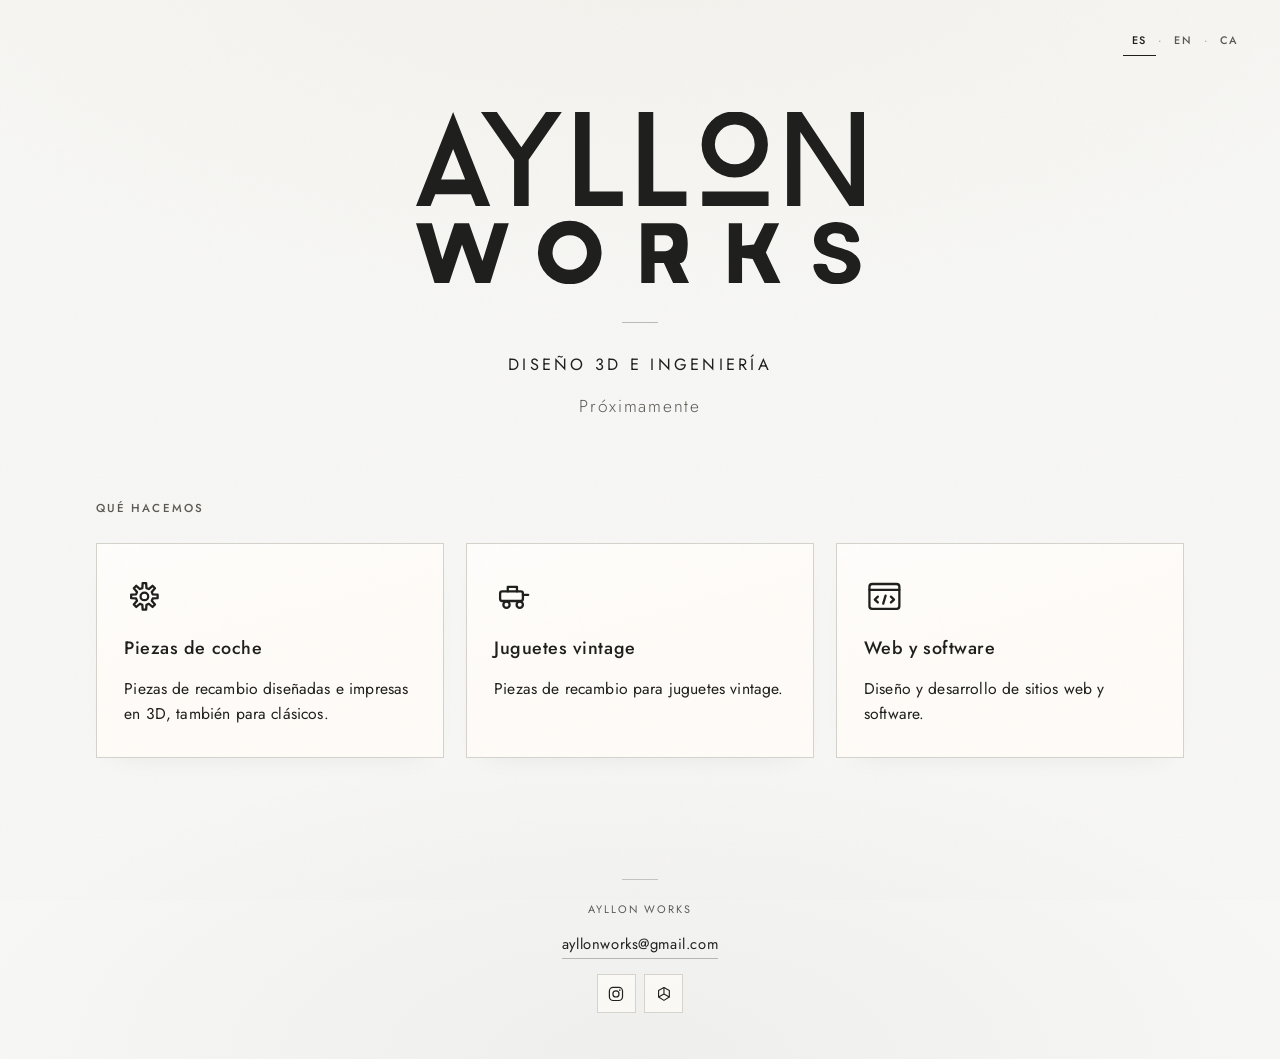
<file: index.html>
<!DOCTYPE html>
<html lang="es">
  <head>
    <meta charset="utf-8">
    <meta name="viewport" content="width=device-width, initial-scale=1">
    <title>Ayllon Works</title>
    <meta name="description" content="Ayllon Works — Diseño 3D e ingeniería, diseño web y software. Piezas de coche impresas en 3D, recambios para juguetes vintage. Próximamente.">
    <meta name="theme-color" content="#F7F7F5" media="(prefers-color-scheme: light)">
    <meta name="theme-color" content="#141413" media="(prefers-color-scheme: dark)">
    <meta name="color-scheme" content="light dark">
    <link rel="canonical" href="https://markjustfront.github.io/ayllon-works/">
    <link rel="icon" href="favicon.svg" type="image/svg+xml">
    <link rel="icon" href="favicon.ico" sizes="any">
    <link rel="apple-touch-icon" href="apple-touch-icon.png">
    <link rel="manifest" href="manifest.webmanifest">
    <meta property="og:type" content="website">
    <meta property="og:site_name" content="Ayllon Works">
    <meta property="og:title" content="Ayllon Works">
    <meta property="og:description" content="Diseño 3D e ingeniería, diseño web y software. Próximamente.">
    <meta property="og:url" content="https://markjustfront.github.io/ayllon-works/">
    <meta property="og:image" content="https://markjustfront.github.io/ayllon-works/img/og.png">
    <meta property="og:image:width" content="1200">
    <meta property="og:image:height" content="630">
    <meta property="og:locale" content="es_ES">
    <meta property="og:locale:alternate" content="en_GB">
    <meta property="og:locale:alternate" content="ca_ES">
    <meta name="twitter:card" content="summary_large_image">
    <meta name="twitter:title" content="Ayllon Works">
    <meta name="twitter:description" content="Diseño 3D e ingeniería, diseño web y software. Próximamente.">
    <meta name="twitter:image" content="https://markjustfront.github.io/ayllon-works/img/og.png">
    <script type="application/ld+json">
      {
        "@context": "https://schema.org",
        "@type": "Organization",
        "name": "Ayllon Works",
        "url": "https://markjustfront.github.io/ayllon-works/",
        "email": "ayllonworks@gmail.com",
        "sameAs": [
          "https://www.instagram.com/ayllonworks/",
          "https://cults3d.com/en/users/bernycorrado/3d-models"
        ]
      }
    </script>
    <link rel="stylesheet" href="css/styles.css">
    <script>
      /* Decide the loader (and optional theme/freeze) before the first paint.
         LOADER_POLICY must stay in sync with js/main.js:
         "session" = full intro once per browser session, short on later reloads;
         "always"  = full intro on every reload. */
      (function () {
        try {
          var LOADER_POLICY = "session";
          /* Set true to show the "We also run" section. Keep in sync with js/main.js. */
          var SHOW_PROJECTS = false;
          var q = location.search;
          var html = document.documentElement;
          html.classList.add("js");
          if (SHOW_PROJECTS) {
            document.documentElement.setAttribute("data-show-projects", "1");
          }
          var theme = /(?:\?|&)theme=(dark|light)(?:&|$)/.exec(q);
          if (theme) html.setAttribute("data-theme", theme[1]);
          if (/(?:\?|&)shot=1(?:&|$)/.test(q)) html.setAttribute("data-shot", "1");
          var short = /(?:\?|&)loader=short(?:&|$)/.test(q);
          if (short) html.classList.add("loader-short");
          var freeze = /(?:\?|&)freeze=([0-9]*\.?[0-9]+)(?:&|$)/.exec(q);
          if (freeze) {
            html.classList.add("is-loading");
            html.setAttribute("data-freeze", freeze[1]);
            html.style.setProperty("--freeze", "-" + freeze[1] + "s");
            return;
          }
          var reduce = window.matchMedia("(prefers-reduced-motion: reduce)").matches;
          var seen = sessionStorage.getItem("ayllon-works-loader") === "1";
          var force = /(?:\?|&)loader=1(?:&|$)/.test(q);
          var skip = /(?:\?|&)loader=0(?:&|$)/.test(q);
          if (skip || reduce) return;
          if (force) {
            html.classList.add("is-loading");
          } else if (short || (LOADER_POLICY === "session" && seen)) {
            html.classList.add("is-loading", "loader-short");
          } else {
            html.classList.add("is-loading");
          }
        } catch (e) {}
      })();
    </script>
  </head>
  <body>
    <div id="loader" class="loader" aria-hidden="true">
      <svg class="loader-mark" xmlns="http://www.w3.org/2000/svg" viewBox="287 177 70 91" fill="none" role="img" aria-hidden="true" focusable="false">
      <circle class="mark-o" cx="321.5" cy="211.5" r="20" fill="none" stroke="currentColor" stroke-width="10"/>
      <rect class="mark-bar" x="297" y="247" width="50" height="11" fill="currentColor"/>
    </svg>
    </div>

    <a class="skip-link" href="#contenido">
      <span data-i18n><span lang="es">Saltar al contenido</span><span lang="en">Skip to content</span><span lang="ca">Salta al contingut</span></span>
    </a>

    <header class="top">
      <nav class="lang" aria-label="Idioma" data-aria-es="Idioma" data-aria-en="Language" data-aria-ca="Idioma">
        <button type="button" data-lang="es" aria-pressed="true" lang="es">ES</button>
        <span class="sep" aria-hidden="true">·</span>
        <button type="button" data-lang="en" aria-pressed="false" lang="en">EN</button>
        <span class="sep" aria-hidden="true">·</span>
        <button type="button" data-lang="ca" aria-pressed="false" lang="ca">CA</button>
      </nav>
    </header>

    <main id="contenido" class="page">
      <div class="hero">
        <div class="brand">
          <svg xmlns="http://www.w3.org/2000/svg" class="logo-svg" viewBox="81 187 338 130" fill="none" role="img" aria-labelledby="logo-title" focusable="false">
    <title id="logo-title">Ayllon Works</title>
    <path fill-rule="evenodd" fill="currentColor" d="M109.00,187.00L137.00,258.00L126.00,258.00L122.45,249.00L95.55,249.00L92.00,258.00L81.00,258.00zM109.00,214.89L118.11,238.00L99.89,238.00z"/>
    <path fill-rule="nonzero" fill="currentColor" d="M130.00,187.00L142.00,187.00L160.50,213.60L179.00,187.00L191.00,187.00L166.00,223.00L166.00,258.00L155.00,258.00L155.00,223.00z"/>
    <path fill-rule="nonzero" fill="currentColor" d="M201.00,187.00h11.00V247.00H237.00V258.00H201.00z"/>
    <path fill-rule="nonzero" fill="currentColor" d="M249.00,187.00h11.00V247.00H285.00V258.00H249.00z"/>
    <path fill-rule="evenodd" fill="currentColor" d="M321.50,186.50A25.00,25.00 0 1 1 321.50,236.50A25.00,25.00 0 1 1 321.50,186.50zM321.50,196.50A15.00,15.00 0 1 0 321.50,226.50A15.00,15.00 0 1 0 321.50,196.50z M297.00,247.00h50.00v11.00h-50.00z"/>
    <path fill-rule="nonzero" fill="currentColor" d="M361.00,187.00L372.00,187.00L409.00,242.89L409.00,187.00L419.00,187.00L419.00,258.00L408.00,258.00L371.00,202.11L371.00,258.00L361.00,258.00Z"/>
    <path fill-rule="nonzero" fill="currentColor" d="M81.00,271.00L93.00,271.00L100.89,298.32L110.00,271.00L121.00,271.00L131.13,299.50L140.00,271.00L151.00,271.00L137.00,316.00L126.00,316.00L115.68,286.97L106.00,316.00L95.00,316.00Z"/>
    <path fill-rule="evenodd" fill="currentColor" d="M197.00,269.00A24.00,24.00 0 1 1 197.00,317.00A24.00,24.00 0 1 1 197.00,269.00zM197.00,280.00A13.00,13.00 0 1 0 197.00,306.00A13.00,13.00 0 1 0 197.00,280.00z"/>
    <path fill-rule="evenodd" fill="currentColor" d="M251.00,271.00H275.00C282.50,271.00 286.00,276.00 286.00,286.00C286.00,294.00 284.50,301.00 280.00,301.00L287.00,316.00L275.00,316.00L268.00,301.00H261.00V316.00H251.00ZM261.00,280.00H269.00A6.00,6.00 0 0 1 269.00,292.00H261.00Z"/>
    <path fill-rule="nonzero" fill="currentColor" d="M317.00,271.00L327.00,271.00L327.00,288.00L336.00,287.00L344.00,271.00L355.00,271.00L345.00,293.00L356.00,316.00L344.00,316.00L335.00,298.00L327.00,297.00L327.00,316.00L317.00,316.00Z"/>
    <path fill-rule="nonzero" fill="currentColor" d="M 397.52,270.06 C 394.56,270.12 391.84,270.81 389.12,271.87 C 381.92,274.66 378.87,284.03 383.44,290.52 C 387.04,295.63 394.37,296.50 399.81,298.25 C 402.36,299.08 406.28,300.84 405.90,304.18 C 405.27,309.74 395.99,309.36 392.87,306.50 C 391.61,305.34 391.63,302.81 390.58,302.00 C 389.75,301.37 382.28,301.33 381.44,301.93 C 379.81,303.09 382.13,307.72 382.79,308.96 C 385.88,314.82 393.33,317.13 399.61,316.94 C 402.58,316.85 405.28,316.20 408.03,315.20 C 415.08,312.62 419.29,302.57 413.92,296.32 C 409.95,291.70 404.24,290.61 398.71,288.88 C 396.01,288.03 390.91,286.63 391.21,282.92 C 391.64,277.55 400.46,277.44 403.63,280.15 C 404.98,281.30 404.93,284.35 406.49,284.91 C 407.80,285.38 413.29,285.46 414.56,284.88 C 416.73,283.90 413.88,278.37 413.12,277.04 C 410.19,271.91 403.10,269.94 397.52,270.06 Z"/>
</svg>
        </div>
        <hr class="rule">
        <p class="tagline" data-i18n>
          <span lang="es">Diseño 3D e ingeniería</span>
          <span lang="en">3D design &amp; engineering</span>
          <span lang="ca">Disseny 3D i enginyeria</span>
        </p>
        <p class="status" data-i18n>
          <span lang="es">Próximamente</span>
          <span lang="en">Coming soon</span>
          <span lang="ca">Pròximament</span>
        </p>
      </div>

      <section class="section section-offerings" aria-labelledby="what-heading">
        <h2 id="what-heading" class="reveal" data-i18n>
          <span lang="es">Qué hacemos</span>
          <span lang="en">What we do</span>
          <span lang="ca">Què fem</span>
        </h2>
        <ul class="offerings">
          <li class="reveal">
            <svg class="line-icon" viewBox="0 0 24 24" aria-hidden="true" focusable="false">
              <path d="M10.78,7.10L10.98,4.22L13.02,4.22L13.22,7.10L14.60,7.67L16.78,5.77L18.23,7.22L16.33,9.40L16.90,10.78L19.78,10.98L19.78,13.02L16.90,13.22L16.33,14.60L18.23,16.78L16.78,18.23L14.60,16.33L13.22,16.90L13.02,19.78L10.98,19.78L10.78,16.90L9.40,16.33L7.22,18.23L5.77,16.78L7.67,14.60L7.10,13.22L4.22,13.02L4.22,10.98L7.10,10.78L7.67,9.40L5.77,7.22L7.22,5.77L9.40,7.67Z"/>
              <circle cx="12" cy="12" r="2.25"/>
            </svg>
            <h3 data-i18n>
              <span lang="es">Piezas de coche</span>
              <span lang="en">Car parts</span>
              <span lang="ca">Peces de cotxe</span>
            </h3>
            <p data-i18n>
              <span lang="es">Piezas de recambio diseñadas e impresas en 3D, también para clásicos.</span>
              <span lang="en">3D-designed and 3D-printed replacement parts, including for classic cars.</span>
              <span lang="ca">Peces de recanvi dissenyades i impreses en 3D, també per a clàssics.</span>
            </p>
          </li>
          <li class="reveal">
            <svg class="line-icon" viewBox="0 0 24 24" aria-hidden="true" focusable="false">
              <rect x="3.6" y="9.1" width="13.4" height="5.6" rx="1.15"/>
              <path d="M8.1 9.1V6.35h5.4V9.1"/>
              <circle cx="7.35" cy="16.85" r="1.85"/>
              <circle cx="15.15" cy="16.85" r="1.85"/>
              <path d="M17 11.15h3.1"/>
            </svg>
            <h3 data-i18n>
              <span lang="es">Juguetes vintage</span>
              <span lang="en">Vintage toys</span>
              <span lang="ca">Joguines vintage</span>
            </h3>
            <p data-i18n>
              <span lang="es">Piezas de recambio para juguetes vintage.</span>
              <span lang="en">Replacement parts for vintage toys.</span>
              <span lang="ca">Peces de recanvi per a joguines vintage.</span>
            </p>
          </li>
          <li class="reveal">
            <svg class="line-icon" viewBox="0 0 24 24" aria-hidden="true" focusable="false">
              <rect x="3.2" y="4.7" width="17.6" height="14.6" rx="1.6"/>
              <path d="M3.2 8.15h17.6"/>
              <path d="M8.15 12.15L6.35 13.85 8.15 15.55"/>
              <path d="M15.85 12.15L17.65 13.85 15.85 15.55"/>
              <path d="M12.7 11.55L11.3 16.25"/>
            </svg>
            <h3 data-i18n>
              <span lang="es">Web y software</span>
              <span lang="en">Web and software</span>
              <span lang="ca">Web i programari</span>
            </h3>
            <p data-i18n>
              <span lang="es">Diseño y desarrollo de sitios web y software.</span>
              <span lang="en">Web design, development and software.</span>
              <span lang="ca">Disseny i desenvolupament de llocs web i programari.</span>
            </p>
          </li>
        </ul>
      </section>

      <!-- SHOW_PROJECTS is false: keep this section in the page, hidden.
     To re-enable, set SHOW_PROJECTS to true in js/main.js (and in the boot script). -->
      <section class="section section-projects" hidden inert aria-hidden="true" aria-labelledby="projects-heading">
        <h2 id="projects-heading" class="reveal" data-i18n>
          <span lang="es">También impulsamos</span>
          <span lang="en">We also run</span>
          <span lang="ca">També impulsem</span>
        </h2>
        <div class="projects">
          <article class="card reveal">
            <a class="card-brand" href="https://acclassicsmontgri.es" target="_blank" rel="noopener">
              <span class="card-logo-frame">
                <img class="card-logo"
                     src="img/acclassicsmontgri-logo.webp"
                     srcset="img/acclassicsmontgri-logo.webp 200w, img/acclassicsmontgri-logo@2x.webp 400w"
                     sizes="4.5rem"
                     width="200" height="200"
                     alt="AC Classics Montgrí">
              </span>
            </a>
            <h3>
              <a href="https://acclassicsmontgri.es" target="_blank" rel="noopener">AC Classics Montgrí</a>
            </h3>
            <p class="card-tagline" data-i18n>
              <span lang="es">En Torroella de Montgrí y la Costa Brava</span>
              <span lang="en">In Torroella de Montgrí, on the Costa Brava</span>
              <span lang="ca">A Torroella de Montgrí i la Costa Brava</span>
            </p>
            <p class="card-desc" data-i18n>
              <span lang="es">Club de coches clásicos europeos en Torroella de Montgrí y la Costa Brava: quedadas, rutas y pasión por los clásicos.</span>
              <span lang="en">A European classic car club in Torroella de Montgrí on the Costa Brava: meetups, drives and a love of classics.</span>
              <span lang="ca">Club de cotxes clàssics europeus a Torroella de Montgrí i la Costa Brava: trobades, rutes i passió pels clàssics.</span>
            </p>
            <ul class="card-chips">
              <li data-i18n>
                <span lang="es">Quedadas</span>
                <span lang="en">Meetups</span>
                <span lang="ca">Trobades</span>
              </li>
              <li data-i18n>
                <span lang="es">Rutas</span>
                <span lang="en">Drives</span>
                <span lang="ca">Rutes</span>
              </li>
              <li>Revolucions FM</li>
            </ul>
            <div class="card-actions">
              <a class="card-btn" href="https://acclassicsmontgri.es" target="_blank" rel="noopener" data-i18n>
                <span lang="es">Visitar la web</span>
                <span lang="en">Visit the site</span>
                <span lang="ca">Visita el web</span>
              </a>
              <div class="card-links">
                <a class="social-btn" href="https://www.instagram.com/acclassicsmontgri/" target="_blank" rel="noopener" aria-label="Instagram de AC Classics Montgrí" data-aria-es="Instagram de AC Classics Montgrí" data-aria-en="AC Classics Montgrí on Instagram" data-aria-ca="Instagram d'AC Classics Montgrí">
                  <svg viewBox="0 0 24 24" aria-hidden="true" focusable="false"><rect x="3.2" y="3.2" width="17.6" height="17.6" rx="5" fill="none" stroke="currentColor" stroke-width="1.6"/><circle cx="12" cy="12" r="4.1" fill="none" stroke="currentColor" stroke-width="1.6"/><circle cx="17.1" cy="6.9" r="1.05" fill="currentColor"/></svg>
                </a>
                <a class="social-btn" href="https://www.youtube.com/@ACClassicsMontgri" target="_blank" rel="noopener" aria-label="YouTube de AC Classics Montgrí" data-aria-es="YouTube de AC Classics Montgrí" data-aria-en="AC Classics Montgrí on YouTube" data-aria-ca="YouTube d'AC Classics Montgrí">
                  <svg viewBox="0 0 24 24" aria-hidden="true" focusable="false"><rect x="2.4" y="6.2" width="19.2" height="11.6" rx="3" fill="none" stroke="currentColor" stroke-width="1.6"/><path d="M10 9.4L15.4 12L10 14.6Z" fill="currentColor"/></svg>
                </a>
                <a class="text-link" href="https://acclassicsmontgri.es/revolucions" target="_blank" rel="noopener">Revolucions</a>
              </div>
            </div>
          </article>
          <article class="card card-arkha reveal">
            <a class="card-brand" href="https://arkha.eu" target="_blank" rel="noopener">
              <svg class="card-mark" xmlns="http://www.w3.org/2000/svg" viewBox="0 0 400 120" fill="none" role="img" aria-hidden="true" focusable="false">
                <circle cx="80" cy="60" r="10" fill="currentColor"/>
                <circle cx="160" cy="60" r="10" fill="currentColor"/>
                <circle cx="240" cy="60" r="10" fill="currentColor"/>
                <circle class="arkha-gold" cx="320" cy="60" r="11.5" fill="none" stroke="currentColor" stroke-width="2.9"/>
                <circle class="arkha-gold" cx="320" cy="60" r="4.6" fill="currentColor"/>
              </svg>
              <span class="visually-hidden">ARKHA</span>
            </a>
            <h3>
              <a href="https://arkha.eu" target="_blank" rel="noopener">ARKHA</a>
            </h3>
            <p class="card-tagline" data-i18n>
              <span lang="es">TPV para bares y restaurantes</span>
              <span lang="en">POS for bars and restaurants</span>
              <span lang="ca">TPV per a bars i restaurants</span>
            </p>
            <p class="card-desc" data-i18n>
              <span lang="es">Software para restaurantes hecho en Cataluña: un TPV para bares y restaurantes, con reservas online, carta digital, pantalla de cocina, fichaje del personal y facturación preparada para Verifactu. En español, catalán e inglés.</span>
              <span lang="en">Restaurant software built in Catalonia: a POS for bars and restaurants, with online table booking, a digital menu, kitchen display, staff clock-in and invoicing prepared for Verifactu. In Spanish, Catalan and English.</span>
              <span lang="ca">Programari per a restaurants fet a Catalunya: un TPV per a bars i restaurants, amb reserves en línia, carta digital, pantalla de cuina, fitxatge del personal i facturació preparada per a Verifactu. En espanyol, català i anglès.</span>
            </p>
            <ul class="card-chips">
              <li data-i18n>
                <span lang="es">Reservas online</span>
                <span lang="en">Online booking</span>
                <span lang="ca">Reserves en línia</span>
              </li>
              <li data-i18n>
                <span lang="es">Carta digital</span>
                <span lang="en">Digital menu</span>
                <span lang="ca">Carta digital</span>
              </li>
              <li data-i18n>
                <span lang="es">Pantalla de cocina</span>
                <span lang="en">Kitchen display</span>
                <span lang="ca">Pantalla de cuina</span>
              </li>
              <li data-i18n>
                <span lang="es">Fichaje</span>
                <span lang="en">Staff clock-in</span>
                <span lang="ca">Fitxatge</span>
              </li>
            </ul>
            <div class="card-actions">
              <a class="card-btn" href="https://arkha.eu" target="_blank" rel="noopener" data-i18n>
                <span lang="es">Visitar arkha.eu</span>
                <span lang="en">Visit arkha.eu</span>
                <span lang="ca">Visita arkha.eu</span>
              </a>
            </div>
          </article>
        </div>
      </section>
    </main>

    <footer>
      <span>Ayllon Works</span>
      <a class="footer-email" href="mailto:ayllonworks@gmail.com">ayllonworks@gmail.com</a>
      <span class="socials">
        <a class="social-btn" href="https://www.instagram.com/ayllonworks/" target="_blank" rel="noopener" aria-label="Instagram de Ayllon Works" data-aria-es="Instagram de Ayllon Works" data-aria-en="Ayllon Works on Instagram" data-aria-ca="Instagram d'Ayllon Works">
          <svg viewBox="0 0 24 24" aria-hidden="true" focusable="false"><rect x="3.2" y="3.2" width="17.6" height="17.6" rx="5" fill="none" stroke="currentColor" stroke-width="1.6"/><circle cx="12" cy="12" r="4.1" fill="none" stroke="currentColor" stroke-width="1.6"/><circle cx="17.1" cy="6.9" r="1.05" fill="currentColor"/></svg>
        </a>
        <a class="social-btn" href="https://cults3d.com/en/users/bernycorrado/3d-models" target="_blank" rel="noopener" aria-label="Perfil de Ayllon Works en Cults3D" data-aria-es="Perfil de Ayllon Works en Cults3D" data-aria-en="Ayllon Works on Cults3D" data-aria-ca="Perfil d'Ayllon Works a Cults3D">
          <svg viewBox="0 0 24 24" aria-hidden="true" focusable="false"><path d="M12 3.4L19.2 7.4V16.2L12 20.6L4.8 16.2V7.4Z" fill="none" stroke="currentColor" stroke-width="1.5" stroke-linejoin="round"/><path d="M12 3.4V12L19.2 16.2M12 12L4.8 16.2" fill="none" stroke="currentColor" stroke-width="1.5" stroke-linejoin="round"/></svg>
        </a>
      </span>
    </footer>

    <script src="js/main.js" defer></script>
  </body>
</html>
</file>
<file: css/styles.css>
/* Ayllon Works — coming soon
   Self-contained. No third-party requests. */

@font-face {
  font-family: "Jost";
  src: url("../fonts/jost-variable.woff2") format("woff2-variations"),
       url("../fonts/jost-variable.woff2") format("woff2");
  font-weight: 100 900;
  font-style: normal;
  font-display: swap;
}

:root {
  --bg: #f7f7f5;
  --bg-warm: #f3f1eb;
  --ink: #1f1f1d;
  --muted: #5a5954;
  --line: #d5d3cc;
  --elevated: #fffcf8;
  --focus: #1f1f1d;
  --shadow: color-mix(in srgb, #1f1f1d 11%, transparent);
  --sheen: color-mix(in srgb, #ffffff 55%, transparent);
  --arkha-gold: #A8803F;
  --loader-total: 1.1s;
  --draw-o: 0.48s;
  --bar-delay: 0.34s;
  --bar-dur: 0.32s;
  --content-delay: 0.82s;
  --content-dur: 0.55s;
  color-scheme: light;
}

@media (prefers-color-scheme: dark) {
  :root {
    --bg: #131312;
    --bg-warm: #191917;
    --ink: #f3f2ee;
    --muted: #b2b1a8;
    --line: #2e2e2a;
    --elevated: #1a1a18;
    --focus: #f3f2ee;
    --shadow: color-mix(in srgb, #000000 55%, transparent);
    --sheen: color-mix(in srgb, #ffffff 4.5%, transparent);
    --arkha-gold: #D4B483;
    color-scheme: dark;
  }
}

html[data-theme="light"] {
  --bg: #f7f7f5;
  --bg-warm: #f3f1eb;
  --ink: #1f1f1d;
  --muted: #5a5954;
  --line: #d5d3cc;
  --elevated: #fffcf8;
  --focus: #1f1f1d;
  --shadow: color-mix(in srgb, #1f1f1d 11%, transparent);
  --sheen: color-mix(in srgb, #ffffff 55%, transparent);
  --arkha-gold: #A8803F;
  color-scheme: light;
}

html[data-theme="dark"] {
  --bg: #131312;
  --bg-warm: #191917;
  --ink: #f3f2ee;
  --muted: #b2b1a8;
  --line: #2e2e2a;
  --elevated: #1a1a18;
  --focus: #f3f2ee;
  --shadow: color-mix(in srgb, #000000 55%, transparent);
  --sheen: color-mix(in srgb, #ffffff 4.5%, transparent);
  --arkha-gold: #D4B483;
  color-scheme: dark;
}

html.loader-short {
  --loader-total: 0.8s;
  --draw-o: 0.3s;
  --bar-delay: 0.2s;
  --bar-dur: 0.22s;
  --content-delay: 0.48s;
  --content-dur: 0.32s;
}

*,
*::before,
*::after { box-sizing: border-box; }

html, body {
  margin: 0;
  padding: 0;
  min-height: 100%;
}

html {
  background: var(--bg);
  color: var(--ink);
  font-family: "Jost", "Segoe UI", "Helvetica Neue", sans-serif;
  font-weight: 400;
  font-size: 16px;
  line-height: 1.55;
  font-kerning: normal;
  font-feature-settings: "kern" 1, "liga" 1;
  -webkit-font-smoothing: antialiased;
  -moz-osx-font-smoothing: grayscale;
  text-rendering: optimizeLegibility;
}

body {
  min-height: 100vh;
  min-height: 100dvh;
  display: flex;
  flex-direction: column;
  position: relative;
  background:
    radial-gradient(120% 70% at 50% -10%, var(--bg-warm), transparent 58%),
    radial-gradient(90% 50% at 50% 100%, color-mix(in srgb, var(--ink) 4%, transparent), transparent 62%),
    var(--bg);
}

/* Fine paper grain — decorative, ignored by assistive tech. */
body::after {
  content: "";
  position: fixed;
  inset: 0;
  pointer-events: none;
  z-index: 20;
  opacity: 0.032;
  mix-blend-mode: multiply;
  background-image: url("data:image/svg+xml,%3Csvg xmlns='http://www.w3.org/2000/svg' width='180' height='180'%3E%3Cfilter id='n'%3E%3CfeTurbulence type='fractalNoise' baseFrequency='0.85' numOctaves='4' stitchTiles='stitch'/%3E%3C/filter%3E%3Crect width='100%25' height='100%25' filter='url(%23n)'/%3E%3C/svg%3E");
  background-size: 180px 180px;
}

html[data-theme="dark"] body::after {
  opacity: 0.055;
  mix-blend-mode: overlay;
}

@media (prefers-color-scheme: dark) {
  html:not([data-theme="light"]) body::after {
    opacity: 0.055;
    mix-blend-mode: overlay;
  }
}

::selection {
  background: var(--ink);
  color: var(--bg);
}

img, svg { display: block; max-width: 100%; height: auto; }

a {
  color: inherit;
  text-decoration-thickness: 1px;
  text-underline-offset: 0.28em;
  text-decoration-color: color-mix(in srgb, var(--ink) 32%, transparent);
  transition: text-decoration-color 0.2s ease, border-color 0.2s ease, color 0.2s ease;
}

a:hover { text-decoration-color: var(--ink); }

:focus { outline: none; }

:focus-visible {
  outline: 2px solid var(--focus);
  outline-offset: 3px;
}

.skip-link {
  position: absolute;
  left: 1rem;
  top: -4rem;
  z-index: 10000;
  padding: 0.5rem 0.85rem;
  background: var(--ink);
  color: var(--bg);
  text-decoration: none;
  font-size: 0.85rem;
  letter-spacing: 0.04em;
}

.skip-link:focus {
  top: 1rem;
  outline-color: var(--bg);
}

.visually-hidden {
  position: absolute;
  width: 1px;
  height: 1px;
  padding: 0;
  margin: -1px;
  overflow: hidden;
  clip: rect(0, 0, 0, 0);
  white-space: nowrap;
  border: 0;
}

/* Language: show only the active locale. Spanish is the default
   (in the document, and when JS is unavailable). */
[data-i18n] > [lang] { display: none; }
[data-i18n] > [lang="es"] { display: inline; }

html[lang="es"] [data-i18n] > [lang] { display: none; }
html[lang="es"] [data-i18n] > [lang="es"] { display: inline; }
html[lang="en"] [data-i18n] > [lang] { display: none; }
html[lang="en"] [data-i18n] > [lang="en"] { display: inline; }
html[lang="ca"] [data-i18n] > [lang] { display: none; }
html[lang="ca"] [data-i18n] > [lang="ca"] { display: inline; }

/* ── Header / language ───────────────────────────────────────── */

.top {
  position: absolute;
  top: 0;
  right: 0;
  left: 0;
  z-index: 5;
  display: flex;
  justify-content: flex-end;
  padding: 1.15rem 1.15rem 0;
  pointer-events: none;
}

.top > * { pointer-events: auto; }

.lang {
  display: flex;
  align-items: center;
  gap: 0.1rem;
  font-size: 0.68rem;
  font-weight: 500;
  letter-spacing: 0.16em;
  text-transform: uppercase;
}

.lang button {
  appearance: none;
  background: none;
  border: 0;
  color: var(--muted);
  cursor: pointer;
  font: inherit;
  letter-spacing: inherit;
  text-transform: inherit;
  padding: 0.5rem 0.55rem 0.4rem;
  margin: 0;
  border-bottom: 1px solid transparent;
  transition: color 0.2s ease, border-color 0.2s ease;
}

.lang button[aria-pressed="true"] {
  color: var(--ink);
  border-bottom-color: var(--ink);
}

.lang button:hover { color: var(--ink); }

.lang .sep {
  color: color-mix(in srgb, var(--line) 70%, var(--muted));
  padding: 0.45rem 0.05rem;
  user-select: none;
  pointer-events: none;
}

/* ── Main ────────────────────────────────────────────────────── */

.page {
  flex: 1 0 auto;
  display: flex;
  flex-direction: column;
  align-items: center;
  justify-content: flex-start;
  padding: 5.25rem 1.25rem 3.25rem;
  text-align: center;
  position: relative;
  z-index: 1;
}

.brand {
  width: min(21.5rem, 88vw);
  color: var(--ink);
  margin-inline: auto;
}

.brand svg,
.brand img {
  width: 100%;
  height: auto;
}

.rule {
  width: 2.25rem;
  height: 1px;
  margin: 2.35rem auto 1.9rem;
  background: color-mix(in srgb, var(--ink) 28%, transparent);
  border: 0;
}

.tagline {
  margin: 0;
  font-size: clamp(0.86rem, 0.5vw + 0.78rem, 1.02rem);
  font-weight: 400;
  letter-spacing: 0.18em;
  text-transform: uppercase;
  color: var(--ink);
  line-height: 1.5;
}

.status {
  margin: 0.95rem 0 0;
  font-size: clamp(0.92rem, 0.35vw + 0.86rem, 1.08rem);
  font-weight: 300;
  letter-spacing: 0.1em;
  color: var(--muted);
}

.contact {
  margin-top: 0;
  padding-top: 3.35rem;
  font-size: 0.95rem;
  font-weight: 400;
  letter-spacing: 0.05em;
  width: min(42rem, 100%);
}

.contact a[href^="mailto"] {
  text-decoration: none;
  border-bottom: 1px solid color-mix(in srgb, var(--ink) 28%, transparent);
  padding-bottom: 0.14em;
  transition: border-color 0.2s ease;
}
.contact a[href^="mailto"]:hover { border-bottom-color: var(--ink); }

footer {
  position: relative;
  z-index: 1;
  padding: 2.75rem 1.25rem 2.5rem;
  display: flex;
  flex-direction: column;
  align-items: center;
  gap: 0.95rem;
  text-align: center;
  color: var(--muted);
  font-size: 0.68rem;
  letter-spacing: 0.18em;
  text-transform: uppercase;
  font-weight: 400;
}

.footer-email {
  font-size: 0.92rem;
  font-weight: 400;
  letter-spacing: 0.04em;
  text-transform: none;
  color: var(--ink);
  text-decoration: none;
  border-bottom: 1px solid color-mix(in srgb, var(--ink) 28%, transparent);
  padding-bottom: 0.14em;
  transition: border-color 0.2s ease;
}

.footer-email:hover { border-bottom-color: var(--ink); }

footer::before {
  content: "";
  display: block;
  width: 2.25rem;
  height: 1px;
  background: color-mix(in srgb, var(--ink) 22%, transparent);
  margin: 0 auto 0.35rem;
}

/* ── 404 extras ──────────────────────────────────────────────── */

.back {
  margin-top: 2.4rem;
  font-size: 0.8rem;
  letter-spacing: 0.12em;
  text-transform: uppercase;
}

/* ── Loader ──────────────────────────────────────────────────── */

.loader {
  position: fixed;
  inset: 0;
  z-index: 9999;
  display: grid;
  place-items: center;
  background: var(--bg);
  color: var(--ink);
  pointer-events: none;
  opacity: 0;
  visibility: hidden;
}

html.is-loading .loader {
  opacity: 1;
  visibility: visible;
  pointer-events: auto;
  animation: loader-hide var(--loader-total) linear forwards;
}

html.is-loading .page,
html.is-loading .top,
html.is-loading footer {
  opacity: 0;
  animation: content-in var(--content-dur) ease var(--content-delay) forwards;
}

html.has-seen-loader .page,
html.has-seen-loader .top,
html.has-seen-loader footer {
  opacity: 1;
  transform: none;
  animation: none;
}

.loader-mark {
  width: 4.5rem;
  height: auto;
  overflow: visible;
}

.loader-mark .mark-o {
  stroke-dasharray: 125.664;
  stroke-dashoffset: 125.664;
}

html.is-loading .loader-mark .mark-o {
  animation: draw-o var(--draw-o) cubic-bezier(0.4, 0, 0.15, 1) forwards;
}

.loader-mark .mark-bar {
  transform-box: fill-box;
  transform-origin: center;
  transform: scaleX(0);
}

html.is-loading .loader-mark .mark-bar {
  animation: extend-bar var(--bar-dur) cubic-bezier(0.22, 1, 0.36, 1) var(--bar-delay) forwards;
}

@keyframes draw-o {
  to { stroke-dashoffset: 0; }
}

@keyframes extend-bar {
  to { transform: scaleX(1); }
}

@keyframes loader-hide {
  0%, 68% { opacity: 1; visibility: visible; }
  100%    { opacity: 0; visibility: hidden; }
}

@keyframes content-in {
  from { opacity: 0; transform: translateY(8px); }
  to   { opacity: 1; transform: none; }
}

/* Freeze helper for capturing the loader (?freeze=0.4).
   --freeze is a negative time set by the boot script, e.g. -0.4s. */
html[data-freeze] .loader,
html[data-freeze].is-loading .loader {
  opacity: 1 !important;
  visibility: visible !important;
  animation: none !important;
  pointer-events: auto;
}

html[data-freeze] .loader-mark .mark-o,
html[data-freeze].is-loading .loader-mark .mark-o {
  animation: draw-o var(--draw-o) cubic-bezier(0.4, 0, 0.15, 1) forwards;
  animation-delay: var(--freeze, 0s);
  animation-play-state: paused !important;
}

html[data-freeze] .loader-mark .mark-bar,
html[data-freeze].is-loading .loader-mark .mark-bar {
  animation: extend-bar var(--bar-dur) cubic-bezier(0.22, 1, 0.36, 1) var(--bar-delay) forwards;
  animation-delay: calc(var(--bar-delay) + var(--freeze, 0s));
  animation-play-state: paused !important;
}

html[data-freeze] .page,
html[data-freeze] .top,
html[data-freeze] footer,
html[data-freeze].is-loading .page,
html[data-freeze].is-loading .top,
html[data-freeze].is-loading footer {
  opacity: 0 !important;
  animation: none !important;
}

/* ── Scroll reveal ───────────────────────────────────────────── */

html.js .reveal {
  opacity: 0;
  transform: translateY(16px);
  transition:
    opacity 0.8s cubic-bezier(0.22, 1, 0.36, 1),
    transform 0.8s cubic-bezier(0.22, 1, 0.36, 1);
}

html.js .reveal.is-visible {
  opacity: 1;
  transform: none;
}

html.js .offerings li.reveal:nth-child(2) { transition-delay: 0.08s; }
html.js .offerings li.reveal:nth-child(3) { transition-delay: 0.16s; }
html.js .projects .card.reveal:nth-child(2) { transition-delay: 0.1s; }

/* ── Sections ─────────────────────────────────────────────────── */

.page-center {
  flex: 1 1 auto;
  justify-content: center;
}

.hero {
  width: min(28rem, 100%);
  text-align: center;
}

.section {
  width: min(42rem, 100%);
  margin-top: 3.25rem;
  text-align: left;
}

.section-offerings {
  width: min(68rem, 100%);
  margin-top: 3.5rem;
}

.section h2 {
  margin: 0 0 1.5rem;
  font-size: 0.72rem;
  font-weight: 500;
  letter-spacing: 0.18em;
  text-transform: uppercase;
  color: var(--muted);
}

.section-offerings h2 {
  margin-bottom: 1.6rem;
}

.offerings {
  list-style: none;
  margin: 0;
  padding: 0;
  display: grid;
  gap: 1.15rem;
  align-items: stretch;
}

.offerings li {
  display: flex;
  flex-direction: column;
  align-items: flex-start;
  gap: 0.85rem;
  height: 100%;
  padding: 1.55rem 1.4rem 1.6rem;
  text-align: left;
  border: 1px solid var(--line);
  background: var(--elevated);
  box-shadow:
    inset 0 1px 0 var(--sheen),
    0 12px 28px -20px var(--shadow);
  position: relative;
  isolation: isolate;
}

.offerings li::after {
  content: "";
  position: absolute;
  inset: 0;
  z-index: -1;
  pointer-events: none;
  background: linear-gradient(165deg, var(--sheen), transparent 46%);
}

.offerings h3 {
  margin: 0;
  font-size: 1.12rem;
  font-weight: 500;
  letter-spacing: 0.03em;
  color: var(--ink);
}

.offerings p {
  margin: 0;
  font-size: 0.98rem;
  font-weight: 400;
  letter-spacing: 0.01em;
  line-height: 1.55;
  color: var(--ink);
  max-width: 22rem;
}

.line-icon {
  flex: 0 0 2.35rem;
  width: 2.35rem;
  height: 2.35rem;
  margin: 0 0 0.15rem;
  color: var(--ink);
  stroke: currentColor;
  fill: none;
  stroke-width: 1.35;
  stroke-linecap: round;
  stroke-linejoin: round;
}

.cta {
  width: min(42rem, 100%);
  margin: 2.75rem 0 0;
  text-align: center;
}

.cta-btn {
  display: inline-block;
  padding: 0.82rem 1.45rem;
  background: var(--ink);
  color: var(--bg);
  text-decoration: none;
  font-size: 0.84rem;
  font-weight: 500;
  letter-spacing: 0.08em;
  box-shadow: inset 0 1px 0 color-mix(in srgb, #ffffff 22%, transparent);
  transition: background-color 0.22s ease, color 0.22s ease, box-shadow 0.22s ease;
}

.cta-btn:hover {
  text-decoration: none;
  background: color-mix(in srgb, var(--ink) 86%, var(--bg));
  box-shadow: inset 0 1px 0 color-mix(in srgb, #ffffff 28%, transparent);
}

.cta-btn:focus-visible {
  outline-offset: 4px;
}

.section-projects {
  width: min(54rem, 100%);
}

.projects {
  display: grid;
  gap: 1.15rem;
  align-items: stretch;
}

.card {
  position: relative;
  isolation: isolate;
  border: 1px solid var(--line);
  background: var(--elevated);
  padding: 1.4rem 1.3rem 1.3rem;
  display: flex;
  flex-direction: column;
  gap: 0.7rem;
  height: 100%;
  box-shadow:
    inset 0 1px 0 var(--sheen),
    0 12px 28px -20px var(--shadow);
  transition: border-color 0.25s ease, box-shadow 0.25s ease, background-color 0.25s ease;
}

.card::after {
  content: "";
  position: absolute;
  inset: 0;
  z-index: -1;
  pointer-events: none;
  background: linear-gradient(165deg, var(--sheen), transparent 46%);
}

.card:hover {
  border-color: color-mix(in srgb, var(--ink) 28%, var(--line));
  box-shadow:
    inset 0 1px 0 var(--sheen),
    0 18px 36px -20px var(--shadow);
}

.card:focus-within {
  border-color: color-mix(in srgb, var(--ink) 40%, var(--line));
}

.card-brand {
  display: block;
  align-self: flex-start;
  text-decoration: none;
  color: var(--ink);
}

.card-logo-frame {
  display: flex;
  align-items: center;
  justify-content: center;
  width: 4.5rem;
  height: 4.5rem;
}

.card-logo {
  width: 4.5rem;
  height: 4.5rem;
  object-fit: contain;
}

.card-mark {
  width: 7.4rem;
  height: auto;
  color: var(--ink);
  display: block;
}

.card-mark .arkha-gold { color: var(--arkha-gold); }

.card h3 {
  margin: 0;
  font-size: 1.05rem;
  font-weight: 500;
  letter-spacing: 0.03em;
}

.card h3 a {
  text-decoration: none;
  border-bottom: 1px solid color-mix(in srgb, var(--ink) 26%, transparent);
  padding-bottom: 0.08em;
}

.card h3 a:hover { border-bottom-color: var(--ink); }

.card-tagline {
  margin: 0;
  font-size: 0.8rem;
  font-weight: 400;
  letter-spacing: 0.06em;
  color: var(--muted);
  line-height: 1.4;
}

.card-desc {
  margin: 0;
  font-size: 0.92rem;
  color: var(--ink);
  line-height: 1.55;
}

.card-chips {
  list-style: none;
  margin: 0.15rem 0 0;
  padding: 0;
  display: flex;
  flex-wrap: wrap;
  gap: 0.4rem;
}

.card-chips li {
  margin: 0;
  padding: 0.2rem 0.48rem;
  font-size: 0.68rem;
  font-weight: 500;
  letter-spacing: 0.04em;
  line-height: 1.3;
  color: var(--ink);
  border: 1px solid var(--line);
  background: color-mix(in srgb, var(--bg) 55%, transparent);
}

.card-arkha .card-chips li {
  border-color: color-mix(in srgb, var(--arkha-gold) 42%, var(--line));
}

.card-actions {
  margin-top: auto;
  padding-top: 0.7rem;
  display: flex;
  flex-wrap: wrap;
  align-items: center;
  gap: 0.7rem 0.85rem;
  width: 100%;
}

.card-btn {
  display: inline-block;
  padding: 0.55rem 0.95rem;
  font-size: 0.78rem;
  font-weight: 500;
  letter-spacing: 0.07em;
  text-decoration: none;
  color: var(--ink);
  border: 1px solid color-mix(in srgb, var(--ink) 55%, var(--line));
  background: transparent;
  transition: background-color 0.2s ease, color 0.2s ease, border-color 0.2s ease;
}

.card-btn:hover {
  text-decoration: none;
  background: var(--ink);
  color: var(--bg);
  border-color: var(--ink);
}

.card-arkha .card-btn {
  border-color: color-mix(in srgb, var(--arkha-gold) 70%, var(--ink));
}

.card-arkha .card-btn:hover {
  background: var(--ink);
  color: var(--bg);
  border-color: var(--ink);
}

.card-links {
  display: flex;
  flex-wrap: wrap;
  align-items: center;
  gap: 0.5rem 0.4rem;
}

.card-links a.text-link {
  font-size: 0.76rem;
  letter-spacing: 0.06em;
  text-decoration: none;
  border-bottom: 1px solid color-mix(in srgb, var(--ink) 28%, transparent);
  padding: 0.2rem 0.1rem 0.12em;
  color: var(--ink);
}

.card-links a.text-link:hover { border-bottom-color: var(--ink); }

.socials {
  display: flex;
  align-items: center;
  justify-content: center;
  gap: 0.5rem;
}

.contact .socials { margin-top: 1.25rem; }

.social-btn {
  display: inline-flex;
  align-items: center;
  justify-content: center;
  width: 2.45rem;
  height: 2.45rem;
  color: var(--ink);
  text-decoration: none;
  border: 1px solid var(--line);
  background: color-mix(in srgb, var(--elevated) 70%, transparent);
  transition: border-color 0.2s ease, background-color 0.2s ease, color 0.2s ease;
}

.social-btn:hover {
  text-decoration: none;
  border-color: var(--ink);
  background: var(--ink);
  color: var(--bg);
}

.social-btn:focus-visible {
  outline-offset: 3px;
}

.social-btn svg {
  width: 1.12rem;
  height: 1.12rem;
  max-width: none;
}

@media (min-width: 720px) {
  .top { padding: 1.5rem 2rem 0; }
  .page { padding: 6.5rem 2.5rem 4.25rem; }
  .brand { width: min(26.5rem, 70vw); }
  .section { margin-top: 4.75rem; }
  .section-offerings { margin-top: 5rem; }
  footer { padding: 3.35rem 2.5rem 2.85rem; }
  .projects { grid-template-columns: 1fr 1fr; gap: 1.25rem; }
  .offerings { grid-template-columns: 1fr 1fr 1fr; gap: 1.35rem; }
  .offerings li { padding: 2rem 1.7rem 1.9rem; gap: 0.95rem; }
  .offerings p { max-width: none; }
  .line-icon { width: 2.55rem; height: 2.55rem; flex-basis: 2.55rem; }
  .tagline { letter-spacing: 0.2em; }
}

@media (min-width: 1200px) {
  .brand { width: 28rem; }
  .page { padding-top: 7rem; }
}

@media (max-width: 719px) {
  .tagline { letter-spacing: 0.13em; }
  .status { letter-spacing: 0.08em; }
  .section { margin-top: 2.85rem; }
  .section-offerings { margin-top: 2.75rem; }
  .section h2 { margin-bottom: 1.2rem; }
  .section-offerings h2 { margin-bottom: 1.25rem; }
  .offerings { gap: 0.95rem; }
  .offerings li { padding: 1.35rem 1.25rem 1.4rem; }
  .offerings p { font-size: 0.96rem; }
  .card { padding: 1.2rem 1.1rem 1.1rem; }
}

@media (prefers-reduced-motion: reduce) {
  *, *::before, *::after {
    animation: none !important;
    transition: none !important;
  }

  html.is-loading .loader,
  .loader {
    opacity: 0 !important;
    visibility: hidden !important;
  }

  html.is-loading .page,
  html.is-loading .top,
  html.is-loading footer,
  .page, .top, footer {
    opacity: 1 !important;
    transform: none !important;
  }

  html.js .reveal,
  html.js .reveal.is-visible {
    opacity: 1 !important;
    transform: none !important;
  }
}

/* Shrink-wrap the page for full-page screenshots (?shot=1). */
html[data-shot],
html[data-shot] body {
  min-height: 0;
  height: auto;
}
html[data-shot] .page {
  flex: none;
  min-height: 0;
}


/* "We also run" is off unless SHOW_PROJECTS is true (html[data-show-projects]). */
.section-projects[hidden] {
  display: none !important;
}
html[data-show-projects="1"] .section-projects[hidden] {
  display: block !important;
}
</file>
